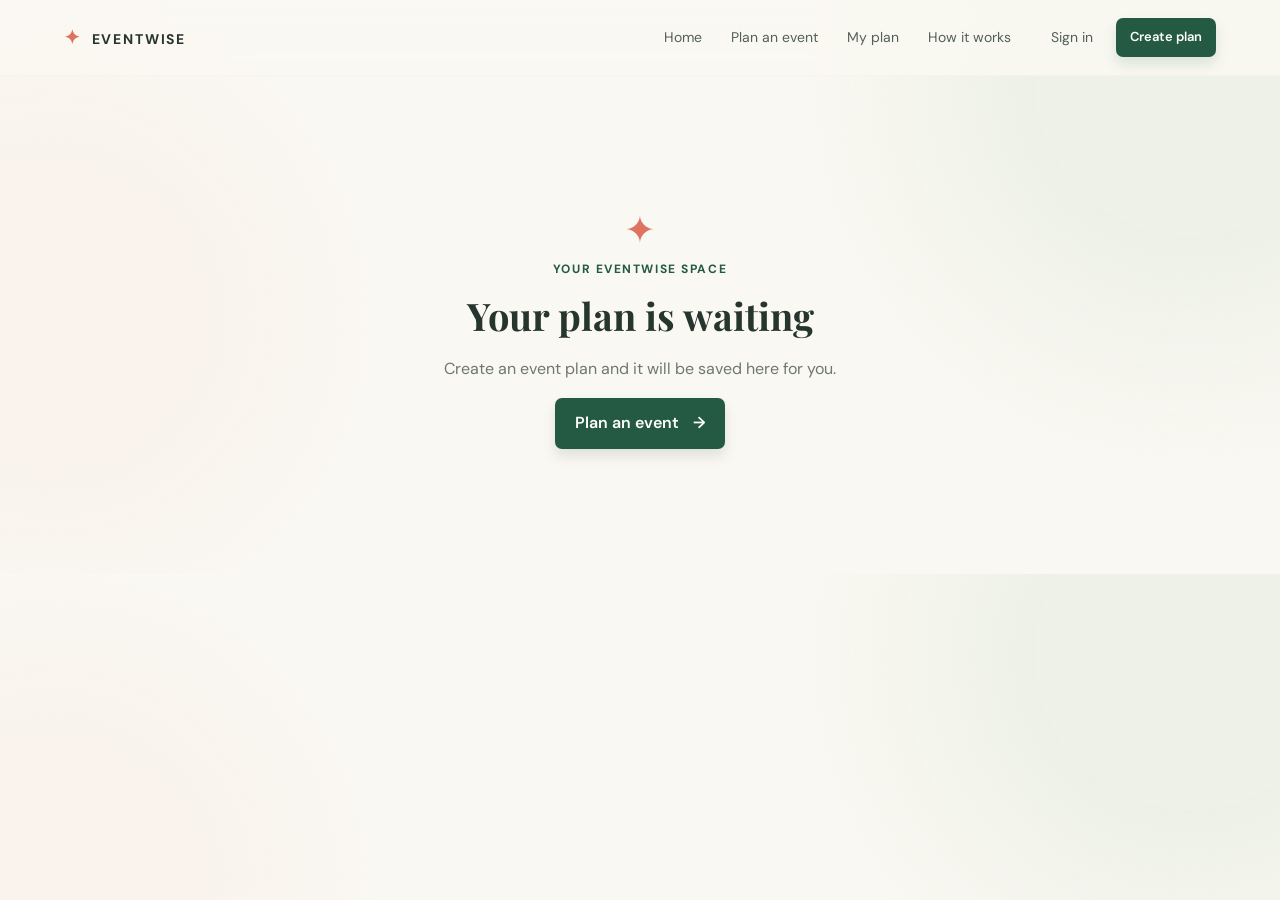
<file: my-plan.html>
<!doctype html><html lang="en"><head><meta charset="UTF-8"><meta name="viewport" content="width=device-width,initial-scale=1"><title>My Event Plan — EventWise</title><link rel="stylesheet" href="style.css"><script src="config.js"></script></head><body>
<header class="site-header"><a class="brand" href="index.html"><span class="brand-mark">✦</span> EVENTWISE</a><button class="nav-toggle" aria-label="Toggle menu">☰</button><nav><a href="index.html">Home</a><a href="plan.html">Plan an event</a><a href="my-plan.html">My plan</a><a href="index.html#how-it-works">How it works</a></nav><div class="header-actions"><button class="text-button auth-open" data-mode="login">Sign in</button><a class="button small" href="plan.html">Create plan</a></div></header>
<main><section id="my-plan" class="results section" hidden></section><section id="empty-plan" class="planning-state"><div class="spinner">✦</div><p class="eyebrow">Your EventWise space</p><h2>Your plan is waiting</h2><p>Create an event plan and it will be saved here for you.</p><a href="plan.html" class="button">Plan an event <span>→</span></a></section></main>
<div id="toast" role="status" aria-live="polite"></div><div id="auth-modal" class="modal" hidden><div class="modal-backdrop"></div><section class="modal-card" role="dialog" aria-modal="true"><button class="close-modal" aria-label="Close">×</button><p class="eyebrow">Welcome to EventWise</p><h2 id="auth-title">Welcome back</h2><p id="auth-subtitle">Sign in to view your saved plan.</p><form id="auth-form"><label id="name-field" hidden>Full name<input name="name" autocomplete="name"></label><label>Email address<input name="email" type="email" required autocomplete="email"></label><label>Password<input name="password" type="password" required minlength="6" autocomplete="current-password"></label><button class="button full" type="submit">Sign in <span>→</span></button></form><button id="auth-switch" class="text-button">New here? Create an account</button></section></div><script src="script.js"></script></body></html>
</file>
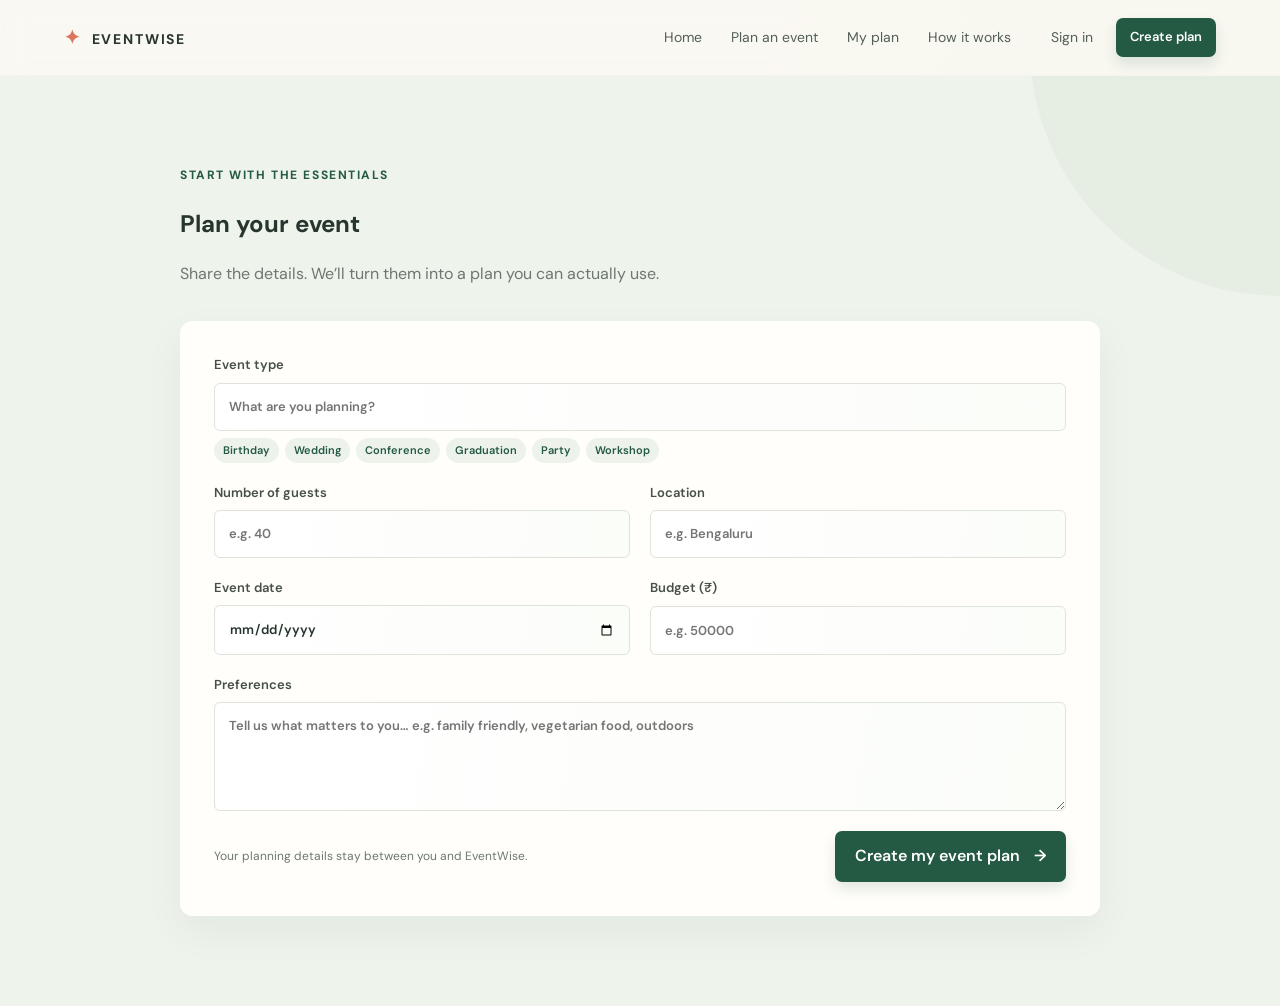
<file: plan.html>
<!doctype html><html lang="en"><head><meta charset="UTF-8"><meta name="viewport" content="width=device-width,initial-scale=1"><title>Plan an Event — EventWise</title><link rel="stylesheet" href="style.css"><script src="config.js"></script></head><body>
<header class="site-header"><a class="brand" href="index.html"><span class="brand-mark">✦</span> EVENTWISE</a><button class="nav-toggle" aria-label="Toggle menu">☰</button><nav><a href="index.html">Home</a><a href="plan.html">Plan an event</a><a href="my-plan.html">My plan</a><a href="index.html#how-it-works">How it works</a></nav><div class="header-actions"><button class="text-button auth-open" data-mode="login">Sign in</button><button class="button small auth-open" data-mode="signup">Create account</button></div></header>
<main><section class="planner section page-planner"><div class="section-heading"><p class="eyebrow">Start with the essentials</p><h1>Plan your event</h1><p>Share the details. We’ll turn them into a plan you can actually use.</p></div><form id="planner-form" class="planner-form"><label>Event type<input name="eventType" required placeholder="What are you planning?" autocomplete="off"><span class="suggestions"><button type="button">Birthday</button><button type="button">Wedding</button><button type="button">Conference</button><button type="button">Graduation</button><button type="button">Party</button><button type="button">Workshop</button></span></label><div class="form-grid"><label>Number of guests<input name="guests" required type="number" min="1" placeholder="e.g. 40"></label><label>Location<input name="location" required placeholder="e.g. Bengaluru"></label><label>Event date<input name="date" required type="date"></label><label>Budget (₹)<input name="budget" required type="number" min="1" placeholder="e.g. 50000"></label></div><label>Preferences<textarea name="preferences" required rows="4" placeholder="Tell us what matters to you… e.g. family friendly, vegetarian food, outdoors"></textarea></label><div class="form-footer"><p class="form-note">Your planning details stay between you and EventWise.</p><button class="button" type="submit">Create my event plan <span>→</span></button></div></form></section><section id="loading" class="planning-state" hidden><div class="spinner">✦</div><p class="eyebrow">EventWise at work</p><h2>Planning your event…</h2><p id="loading-message">Understanding your event…</p><div class="progress-line"><i></i></div></section></main>
<div id="toast" role="status" aria-live="polite"></div><div id="auth-modal" class="modal" hidden><div class="modal-backdrop"></div><section class="modal-card" role="dialog" aria-modal="true"><button class="close-modal" aria-label="Close">×</button><p class="eyebrow">Welcome to EventWise</p><h2 id="auth-title">Welcome back</h2><p id="auth-subtitle">Sign in to save your plan.</p><form id="auth-form"><label id="name-field" hidden>Full name<input name="name" autocomplete="name"></label><label>Email address<input name="email" type="email" required autocomplete="email"></label><label>Password<input name="password" type="password" required minlength="6" autocomplete="current-password"></label><button class="button full" type="submit">Sign in <span>→</span></button></form><button id="auth-switch" class="text-button">New here? Create an account</button></section></div><script src="script.js"></script></body></html>
</file>
<file: style.css>
@import url('https://fonts.googleapis.com/css2?family=DM+Sans:wght@400;500;600;700&family=Playfair+Display:ital,wght@0,600;0,700;1,600&display=swap');
:root{--ink:#26352e;--muted:#6e7771;--cream:#faf8f2;--paper:#fffefa;--sage:#dfe8dd;--green:#245943;--coral:#dc745f;--line:#e8e7df;--shadow:0 15px 40px #1c35200d}*{box-sizing:border-box}html{scroll-behavior:smooth}body{margin:0;background:var(--cream);color:var(--ink);font:16px/1.55 'DM Sans',sans-serif}button,input,textarea{font:inherit}button{cursor:pointer}a{color:inherit;text-decoration:none}.site-header{height:76px;display:flex;align-items:center;justify-content:space-between;padding:0 max(5vw,28px);position:sticky;z-index:10;top:0;background:#faf8f2dd;backdrop-filter:blur(14px);border-bottom:1px solid #e9e8e040}.brand{font-weight:700;letter-spacing:.13em;font-size:14px;white-space:nowrap}.brand-mark{color:var(--coral);font-size:19px;margin-right:5px}nav{display:flex;gap:29px;margin-left:auto;margin-right:34px}nav a,.text-button{font-size:14px;color:#536058;background:none;border:0}.header-actions{display:flex;align-items:center;gap:17px}.button{display:inline-flex;gap:14px;align-items:center;justify-content:center;border:0;background:var(--green);color:#fff;padding:13px 20px;border-radius:7px;font-weight:600;box-shadow:0 7px 13px #16472d20;transition:.25s transform,.25s background}.button:hover{background:#184a35;transform:translateY(-2px)}.button.small{padding:9px 14px;font-size:13px}.nav-toggle{display:none;background:none;border:0;font-size:22px}.hero{max-width:1240px;margin:auto;min-height:650px;padding:76px 36px;display:grid;grid-template-columns:1fr 1fr;gap:50px;align-items:center}.eyebrow{color:var(--green);font-size:12px;letter-spacing:.13em;font-weight:700;text-transform:uppercase;margin:0 0 12px}.hero h1,h2,h3{line-height:1.1}.hero h1{font:700 clamp(44px,5.2vw,76px)/1.02 'Playfair Display',serif;letter-spacing:-.04em;margin:0 0 25px}.hero h1 i{color:var(--green)}.lead{font-size:17px;color:var(--muted);max-width:530px;margin:0 0 31px}.hero-actions{display:flex;align-items:center;gap:25px}.text-link{font-size:14px;font-weight:700;border-bottom:1px solid var(--ink);padding-bottom:3px}.trust{margin-top:57px;display:flex;gap:22px;flex-wrap:wrap;color:#728076;font-size:12px}.hero-image{height:495px;position:relative}.hero-image:before{content:"";position:absolute;background:#dbe7dc;inset:-16px -16px 24px 38px;z-index:-1;border-radius:80px 18px 72px 18px}.hero-image img{height:100%;width:100%;object-fit:cover;border-radius:56px 14px 56px 14px;box-shadow:var(--shadow)}.image-note{position:absolute;left:-25px;bottom:28px;padding:14px 19px;border-radius:8px;background:#fffffff0;box-shadow:var(--shadow);display:grid;font-size:12px}.image-note b{font-size:13px}.section{padding:90px max(5vw,28px);max-width:1240px;margin:auto}.planner{max-width:none;background:#eef3eb}.planner>.section-heading,.planner-form{max-width:920px;margin-left:auto;margin-right:auto}.section-heading h2{font:700 clamp(32px,4vw,48px)/1.05 'Playfair Display',serif;letter-spacing:-.035em;margin:0 0 14px}.section-heading>p:not(.eyebrow){color:var(--muted);margin:0}.planner-form{margin-top:35px;background:var(--paper);padding:33px;border-radius:12px;box-shadow:var(--shadow);display:grid;gap:20px}label{display:grid;gap:7px;font-size:13px;font-weight:600;color:#465047}input,textarea{border:1px solid #dfe3da;border-radius:6px;padding:13px 14px;background:#fff;color:var(--ink);outline:none;transition:.2s}input:focus,textarea:focus{border-color:#6b957b;box-shadow:0 0 0 3px #c7ddcd77}.form-grid{display:grid;grid-template-columns:repeat(2,1fr);gap:20px}.suggestions{display:flex;gap:6px;flex-wrap:wrap}.suggestions button{border:0;background:#edf3eb;color:var(--green);font-size:11px;border-radius:20px;padding:4px 9px}.form-footer{display:flex;align-items:center;justify-content:space-between;gap:12px}.form-note{font-size:12px;color:var(--muted);margin:0}.planning-state{max-width:520px;text-align:center;margin:80px auto;padding:45px}.planning-state h2{font:700 38px 'Playfair Display',serif;margin:5px}.planning-state p:not(.eyebrow){color:var(--muted)}.spinner{font-size:38px;color:var(--coral);animation:spin 2s linear infinite}.progress-line{height:3px;background:#e5e8e3;overflow:hidden;margin:25px auto}.progress-line i{display:block;height:100%;width:40%;background:var(--green);animation:loading 1.5s infinite}.how{padding-top:112px;padding-bottom:110px}.steps{display:grid;grid-template-columns:repeat(3,1fr);margin-top:45px;gap:0}.steps article{padding:22px 35px;border-left:1px solid #ccd5cb}.steps article:first-child{border:0;padding-left:0}.steps b{font:600 30px 'Playfair Display',serif;color:var(--coral)}.steps h3{font:600 21px 'Playfair Display',serif;margin:27px 0 9px}.steps p{color:var(--muted);font-size:14px;margin:0}footer{padding:32px max(5vw,28px);border-top:1px solid var(--line);display:flex;gap:24px;align-items:center;justify-content:space-between;font-size:12px;color:var(--muted)}footer p{margin:0;margin-right:auto}#toast{position:fixed;right:20px;bottom:20px;background:#253b30;color:white;border-radius:8px;padding:14px 18px;box-shadow:var(--shadow);transform:translateY(130%);opacity:0;transition:.3s;z-index:30}#toast.show{transform:none;opacity:1}.modal{position:fixed;inset:0;z-index:20;display:grid;place-items:center}.modal-backdrop{position:absolute;inset:0;background:#16291e66;backdrop-filter:blur(4px)}.modal-card{position:relative;background:var(--paper);width:min(440px,calc(100% - 30px));padding:39px;border-radius:16px;box-shadow:0 30px 60px #13251840}.modal-card h2{font:700 34px 'Playfair Display',serif;margin:0 0 8px}.modal-card>p:not(.eyebrow){margin:0 0 24px;color:var(--muted);font-size:14px}.modal form{display:grid;gap:16px}.close-modal{position:absolute;right:16px;top:10px;border:0;background:none;color:var(--muted);font-size:28px}.full{width:100%;margin-top:5px}.modal .text-button{margin-top:20px;color:var(--green);font-weight:600;padding:0}
/* Results */.results{padding-top:65px}.results-header{display:flex;justify-content:space-between;gap:20px;align-items:start;margin-bottom:28px}.results-header h2{font:700 clamp(36px,5vw,57px)/1 'Playfair Display',serif;margin:0}.plan-actions{display:flex;flex-wrap:wrap;gap:8px}.secondary{background:#e6eee7;color:var(--green);box-shadow:none}.secondary:hover{background:#d9e7da}.summary{background:var(--paper);border:1px solid var(--line);padding:23px;border-radius:10px;display:flex;flex-wrap:wrap;gap:28px;margin-bottom:26px}.summary div{display:grid;gap:2px;font-size:13px}.summary small{color:var(--muted);text-transform:uppercase;font-size:10px;letter-spacing:.08em}.gallery{display:grid;grid-template-columns:1.4fr 1fr 1fr;grid-template-rows:180px 180px;gap:10px;margin-bottom:85px}.gallery figure{margin:0;overflow:hidden;background:var(--sage);position:relative;border-radius:8px}.gallery figure:first-child{grid-row:span 2}.gallery img{width:100%;height:100%;object-fit:cover;transition:.4s}.gallery figure:hover img{transform:scale(1.04)}.gallery figcaption{position:absolute;bottom:0;left:0;right:0;color:#fff;font-size:11px;padding:25px 12px 9px;background:linear-gradient(transparent,#0008)}.result-grid{display:grid;grid-template-columns:1.15fr .85fr;gap:58px;margin-bottom:75px}.result-grid.full-grid{grid-template-columns:1fr}.plan-block{margin-bottom:50px}.plan-block h3{font:600 29px 'Playfair Display',serif;margin:0 0 6px}.block-intro{margin:0 0 20px;color:var(--muted);font-size:14px}.budget-row{display:grid;grid-template-columns:150px 1fr auto;gap:12px;align-items:center;margin:13px 0;font-size:13px}.budget-row i{height:7px;background:var(--sage);border-radius:10px;overflow:hidden}.budget-row i b{display:block;height:100%;background:var(--green);border-radius:inherit}.total-row{border-top:1px solid var(--line);padding-top:13px;margin-top:17px;font-weight:700}.badge{font-size:11px;border-radius:20px;padding:5px 9px;font-weight:700;display:inline-block;background:#dfeee0;color:#286143}.badge.over{background:#f7ded8;color:#a5493a}.list-clean{padding:0;margin:0;list-style:none}.list-clean li{position:relative;padding:10px 0 10px 22px;border-bottom:1px solid var(--line);font-size:13px}.list-clean li:before{content:'✦';position:absolute;left:0;color:var(--coral)}.timeline{border-left:1px solid #b9cbbb;margin-left:8px;padding-left:22px}.timeline div{position:relative;padding:0 0 23px}.timeline div:before{content:'';position:absolute;width:9px;height:9px;background:var(--green);border-radius:50%;left:-27px;top:5px}.timeline time{font-size:12px;font-weight:700;color:var(--green);display:block}.timeline p{margin:3px 0 0;font-size:14px}.check-item{display:grid;grid-template-columns:auto 1fr auto;gap:9px;align-items:center;padding:11px 0;border-bottom:1px solid var(--line);font-size:13px}.check-item.done span{text-decoration:line-through;color:var(--muted)}.check-item input{accent-color:var(--green);width:16px;height:16px}.priority{font-size:9px;text-transform:uppercase;letter-spacing:.07em;color:#9b5a21;background:#faead2;padding:3px 5px;border-radius:3px}.check-progress{height:5px;background:#e5ece4;margin:13px 0 4px}.check-progress i{display:block;background:var(--green);height:100%;transition:.3s}.weather-card{background:#e9f0e6;padding:23px;border-radius:11px}.weather-icon{font-size:35px;float:right}.weather-card h4{font:600 21px 'Playfair Display',serif;margin:0 0 9px}.weather-card p{font-size:13px;margin:8px 0}.risk{border-left:3px solid #d98466;padding:12px 15px;background:#fffaf8;margin-bottom:9px}.risk b{font-size:13px}.risk p{font-size:12px;color:var(--muted);margin:4px 0}.guest-grid{display:grid;grid-template-columns:1fr 1fr;gap:12px}.guest-grid div{border-bottom:1px solid var(--line);padding:9px 0;font-size:13px}.guest-grid b{font-size:10px;color:var(--green);text-transform:uppercase;letter-spacing:.09em;display:block}.data-table{width:100%;border-collapse:collapse;font-size:12px}.data-table th{text-align:left;color:var(--muted);font-weight:600;padding:8px;border-bottom:1px solid var(--line)}.data-table td{padding:10px 8px;border-bottom:1px solid var(--line)}.data-table tr:nth-child(even){background:#fbfcf9}.readiness{background:var(--green);border-radius:12px;color:#fff;padding:31px;text-align:center}.score{font:700 70px/1 'Playfair Display',serif}.score span{font-size:22px}.readiness p{margin:5px 0 18px;color:#d8e8dc}.readiness .badge{background:#d9eadc}.plans{display:grid;grid-template-columns:repeat(3,1fr);gap:13px}.plans article{padding:17px;border:1px solid var(--line);font-size:13px}.plans article:nth-child(2){background:#eaf2e8;border-color:#b9d0bb}.plans h4{font:600 19px 'Playfair Display',serif;margin:0 0 10px}.run-sheet{overflow:auto}@keyframes spin{to{transform:rotate(360deg)}}@keyframes loading{from{transform:translateX(-110%)}to{transform:translateX(270%)}}.intro{animation:rise .6s both}.delay-1{animation-delay:.1s}.delay-2{animation-delay:.2s}.delay-3{animation-delay:.3s}.delay-4{animation-delay:.4s}@keyframes rise{from{opacity:0;transform:translateY(14px)}to{opacity:1;transform:none}}@media(max-width:720px){.site-header{height:65px;padding:0 19px}.nav-toggle{display:block;order:2}.header-actions{order:1;margin-left:auto;margin-right:13px}.header-actions .text-button{display:none}nav{display:none;position:absolute;top:65px;left:0;right:0;margin:0;padding:15px 20px;background:var(--paper);box-shadow:var(--shadow);flex-direction:column;gap:12px}nav.open{display:flex}.hero{padding:50px 24px 67px;min-height:auto;grid-template-columns:1fr;gap:45px}.hero-image{height:370px}.hero-image:before{inset:-12px -8px 14px 23px}.hero h1{font-size:49px}.image-note{left:-5px}.section{padding:64px 22px}.planner-form{padding:21px}.form-grid,.result-grid{grid-template-columns:1fr;gap:15px}.form-footer{align-items:stretch;flex-direction:column}.form-footer .button{width:100%}.steps{grid-template-columns:1fr;gap:10px}.steps article,.steps article:first-child{border-left:1px solid #ccd5cb;padding:15px 20px}.results-header{flex-direction:column}.gallery{grid-template-columns:1fr 1fr;grid-template-rows:150px 150px}.gallery figure:first-child{grid-row:span 2}.gallery figure:last-child{display:none}.plans{grid-template-columns:1fr}.summary{gap:16px}.budget-row{grid-template-columns:100px 1fr auto}.plan-actions .button{font-size:12px;padding:9px 11px}.result-grid{margin-bottom:30px}footer{flex-wrap:wrap}.hero-actions{gap:16px}.trust{margin-top:36px}}
@media print{.site-header,.hero,.planner,.how,footer,.plan-actions,#toast{display:none!important}.results{display:block!important;padding:0}.gallery{max-height:280px}.plan-block{break-inside:avoid}.result-grid{gap:25px}body{background:#fff}}

/* Finishing touches: movement stays calm and purposeful. */
body{background-image:radial-gradient(circle at 93% 14%,#e1eadc80 0 12%,transparent 30%),radial-gradient(circle at 4% 55%,#f3ddd530 0 11%,transparent 26%)}
.site-header{transition:box-shadow .3s ease,background .3s ease}.site-header:hover{background:#faf8f2f2}.brand-mark{display:inline-block;animation:twinkle 3.2s ease-in-out infinite}.brand:hover .brand-mark{animation-duration:.65s}nav a{position:relative;transition:color .2s}nav a:after{content:"";height:1.5px;background:var(--coral);position:absolute;left:0;right:0;bottom:-7px;transform:scaleX(0);transform-origin:left;transition:transform .25s}nav a:hover{color:var(--green)}nav a:hover:after{transform:scaleX(1)}
.hero{position:relative;overflow:hidden}.hero:after{content:"";position:absolute;width:150px;height:150px;border:1px solid #d4e0d2;border-radius:50%;left:41%;top:48px;z-index:-1;animation:drift 8s ease-in-out infinite}.hero-image{animation:floatImage 7s ease-in-out infinite}.hero-image img{transition:transform .8s cubic-bezier(.2,.75,.25,1)}.hero-image:hover img{transform:scale(1.025)}.image-note{border-left:3px solid var(--coral);animation:noteIn .8s .7s both}.button{position:relative;overflow:hidden}.button:after{content:"";position:absolute;inset:0;background:linear-gradient(110deg,transparent 30%,#ffffff2d 48%,transparent 65%);transform:translateX(-130%);transition:transform .6s}.button:hover:after{transform:translateX(130%)}
.planner{position:relative;overflow:hidden}.planner:before{content:"";position:absolute;width:500px;height:500px;border-radius:50%;background:#d5e4d355;right:-250px;top:-280px}.planner-form{position:relative;border:1px solid #ffffff;transition:transform .35s,box-shadow .35s}.planner-form:hover{transform:translateY(-3px);box-shadow:0 23px 55px #1c352015}.suggestions button{transition:transform .2s,background .2s}.suggestions button:hover{background:#cfe0d0;transform:translateY(-2px)}input,textarea{background:linear-gradient(100deg,#fff,#fbfdf9)}
.how{position:relative}.steps article{transition:background .25s,transform .25s}.steps article:hover{background:#fffefa;transform:translateY(-5px)}.steps article:hover b{color:var(--green)}.modal[hidden]{display:none!important}.modal{animation:fadeIn .22s ease}.modal-card{animation:modalUp .35s cubic-bezier(.2,.8,.2,1);border:1px solid #fff}.close-modal{width:36px;height:36px;border-radius:50%;display:grid;place-items:center;transition:.2s;z-index:2}.close-modal:hover{background:#eef3eb;color:var(--green);transform:rotate(90deg)}.modal-open{overflow:hidden}
.reveal{opacity:0;transform:translateY(22px);transition:opacity .65s ease,transform .65s cubic-bezier(.2,.7,.2,1)}.reveal.visible{opacity:1;transform:none}@keyframes twinkle{50%{transform:rotate(22deg) scale(1.17)}}@keyframes drift{50%{transform:translate(16px,22px) scale(.92)}}@keyframes floatImage{50%{transform:translateY(-8px)}}@keyframes noteIn{from{opacity:0;transform:translateX(-14px)}to{opacity:1;transform:none}}@keyframes fadeIn{from{opacity:0}to{opacity:1}}@keyframes modalUp{from{opacity:0;transform:translateY(18px) scale(.98)}to{opacity:1;transform:none}}
@media(prefers-reduced-motion:reduce){*,*:before,*:after{animation-duration:.01ms!important;animation-iteration-count:1!important;transition-duration:.01ms!important}html{scroll-behavior:auto}}

/* Dedicated plan report — optimized for reading rather than dashboard density. */
.results{max-width:1420px;scroll-margin-top:104px;padding-top:92px}.results-header{padding:12px 0 27px;border-bottom:1px solid var(--line);margin-bottom:28px}.results-header h2{font-size:clamp(44px,5vw,68px)}.results-header .block-intro{font-size:17px;max-width:720px;line-height:1.65;margin-top:15px}.plan-overview{display:flex;align-items:center;gap:17px;padding:20px 24px;margin:0 0 54px;background:linear-gradient(100deg,#e5f0e5,#f7f4e9);border-left:4px solid var(--coral);border-radius:5px}.plan-overview>span{font-size:25px;color:var(--coral)}.plan-overview b{font-size:17px}.plan-overview p{margin:3px 0 0;color:#657168;font-size:14px}.summary{padding:27px 32px;gap:34px;justify-content:space-between;border-radius:10px;background:linear-gradient(110deg,#fffefa,#f8fbf5)}.summary div{font-size:16px;min-width:130px}.summary small{font-size:11px;margin-bottom:4px}.result-grid{grid-template-columns:minmax(0,1.4fr) minmax(320px,.8fr);gap:72px}.plan-block{margin-bottom:65px}.plan-block h3{font-size:34px;margin-bottom:10px}.block-intro{font-size:15px;line-height:1.65}.budget-row{grid-template-columns:180px 1fr 105px;gap:17px;margin:17px 0;font-size:15px}.budget-row i{height:9px}.list-clean li{font-size:15px;line-height:1.55;padding-top:14px;padding-bottom:14px}.timeline{margin:12px 0 0 12px;padding-left:28px}.timeline div{padding-bottom:29px}.timeline time{font-size:14px}.timeline p{font-size:16px;margin-top:5px}.check-item{grid-template-columns:24px 1fr auto;padding:14px 2px;font-size:15px}.check-item small{display:block;color:var(--muted);font-weight:400;font-size:12px;margin-top:3px}.priority{font-size:10px;padding:5px 7px}.weather-card{padding:29px}.weather-card h4{font-size:24px}.weather-card p{font-size:14px;line-height:1.6}.risk{padding:16px 18px;margin-bottom:12px}.risk b{font-size:15px}.risk p{font-size:13px;line-height:1.5}.guest-grid{gap:15px 28px}.guest-grid div{font-size:15px;padding:14px 0}.data-table{font-size:14px}.data-table th{font-size:12px;padding:12px 10px}.data-table td{padding:14px 10px}.readiness{padding:38px}.score{font-size:82px}.plans article{padding:23px;font-size:15px;line-height:1.6}.plans h4{font-size:22px}.plan-actions .button{padding:11px 14px}
@media(max-width:720px){.results{padding-top:74px}.results-header h2{font-size:43px}.summary{padding:20px;display:grid;grid-template-columns:1fr 1fr;gap:19px}.summary div{font-size:14px;min-width:0}.plan-overview{margin-bottom:38px;padding:17px}.result-grid{gap:25px}.plan-block{margin-bottom:44px}.plan-block h3{font-size:29px}.budget-row{grid-template-columns:110px 1fr 80px;font-size:13px;gap:8px}.plans{gap:10px}.data-table{font-size:12px}}
</file>
